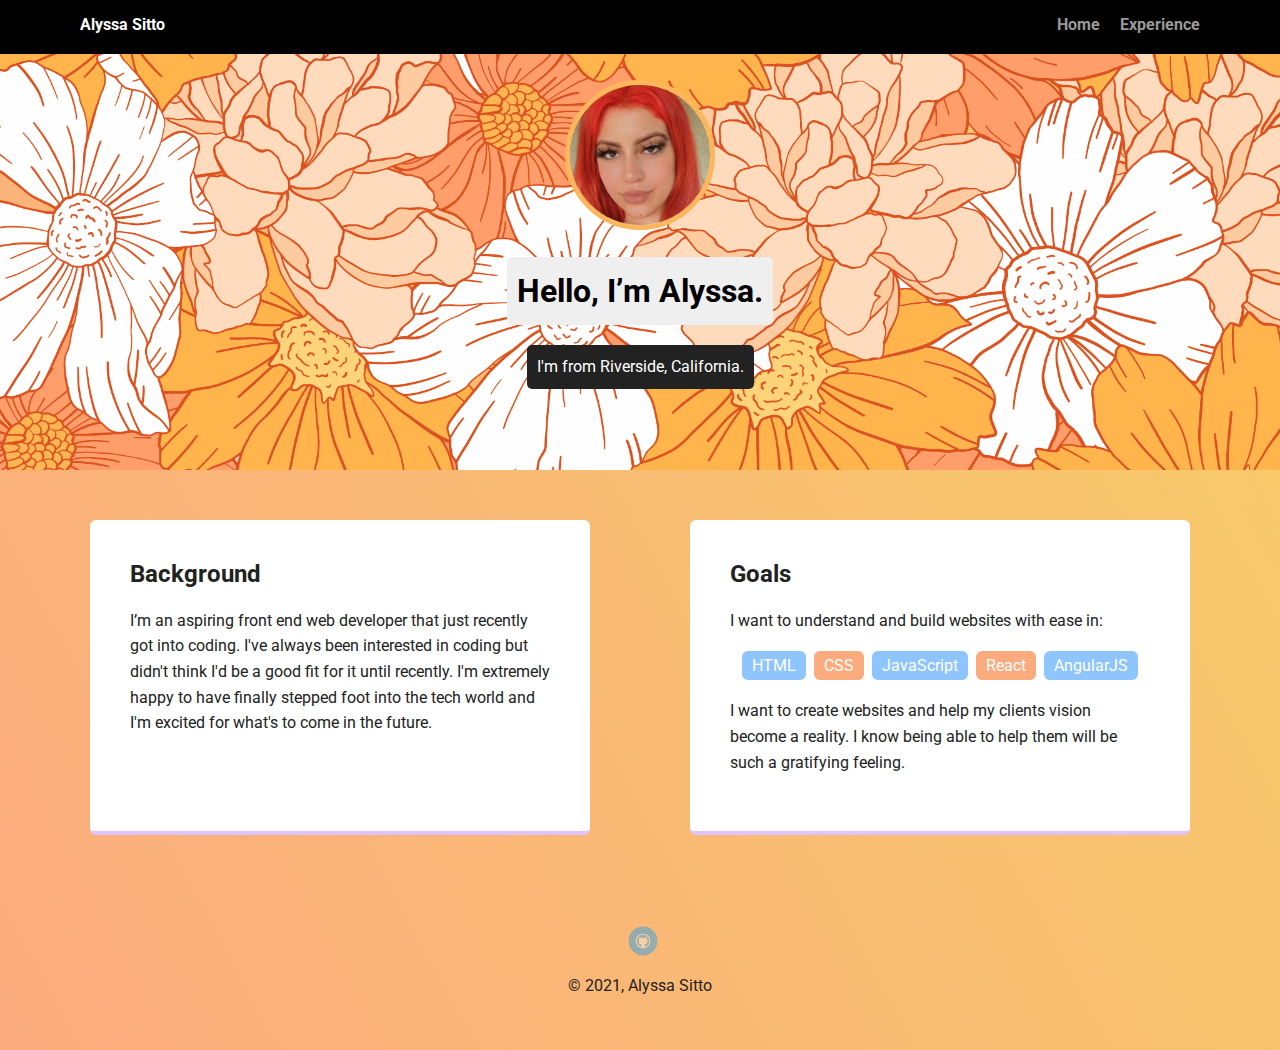
<file: index.html>
<!DOCTYPE html>
<html lang="en">
  <head>
    <meta charset="utf-8" />
    <title>Alyssa Sitto's Profile</title>
    <meta name="viewport" content="width=device-width, initial-scale=1.0" />
    <link rel="stylesheet" href="styles.css" />
    <link
      href="https://fonts.googleapis.com/css?family=Muli%7CRoboto:400,300,500,700,900"
      rel="stylesheet"
    />
  </head>
  <body>
    <div class="main-nav">
      <ul class="nav">
        <li class="name">Alyssa Sitto</li>
        <li><a href="index.html">Home</a></li>
        <li><a href="experience.html">Experience</a></li>
      </ul>
    </div>

    <header>
      <img
        src="images/me.JPG"
        alt="Picture of Alyssa Sitto"
        class="profile-image"
      />
      <h1 class="tag name">Hello, I’m Alyssa.</h1>
      <p class="tag location">I'm from Riverside, California.</p>
    </header>

    <main class="flex">
      <div class="card">
        <h2>Background</h2>
        <p>
          I’m an aspiring front end web developer that just recently got into
          coding. I've always been interested in coding but didn't think I'd be
          a good fit for it until recently. I'm extremely happy to have finally
          stepped foot into the tech world and I'm excited for what's to come in
          the future.
        </p>
      </div>

      <div class="card">
        <h2>Goals</h2>
        <p>I want to understand and build websites with ease in:</p>
        <ul class="skills">
          <li>HTML</li>
          <li>CSS</li>
          <li>JavaScript</li>
          <li>React</li>
          <li>AngularJS</li>
        </ul>
        <p>
          I want to create websites and help my clients vision become a reality.
          I know being able to help them will be such a gratifying feeling.
        </p>
      </div>
    </main>
    <footer>
      <p>
        <a
          href="https://github.com/alyssasitto"
          target="_blank"
          class="social github"
          >Github</a
        >
      </p>
      <p class="copyright">&copy; 2021, Alyssa Sitto</p>
    </footer>
  </body>
</html>
</file>
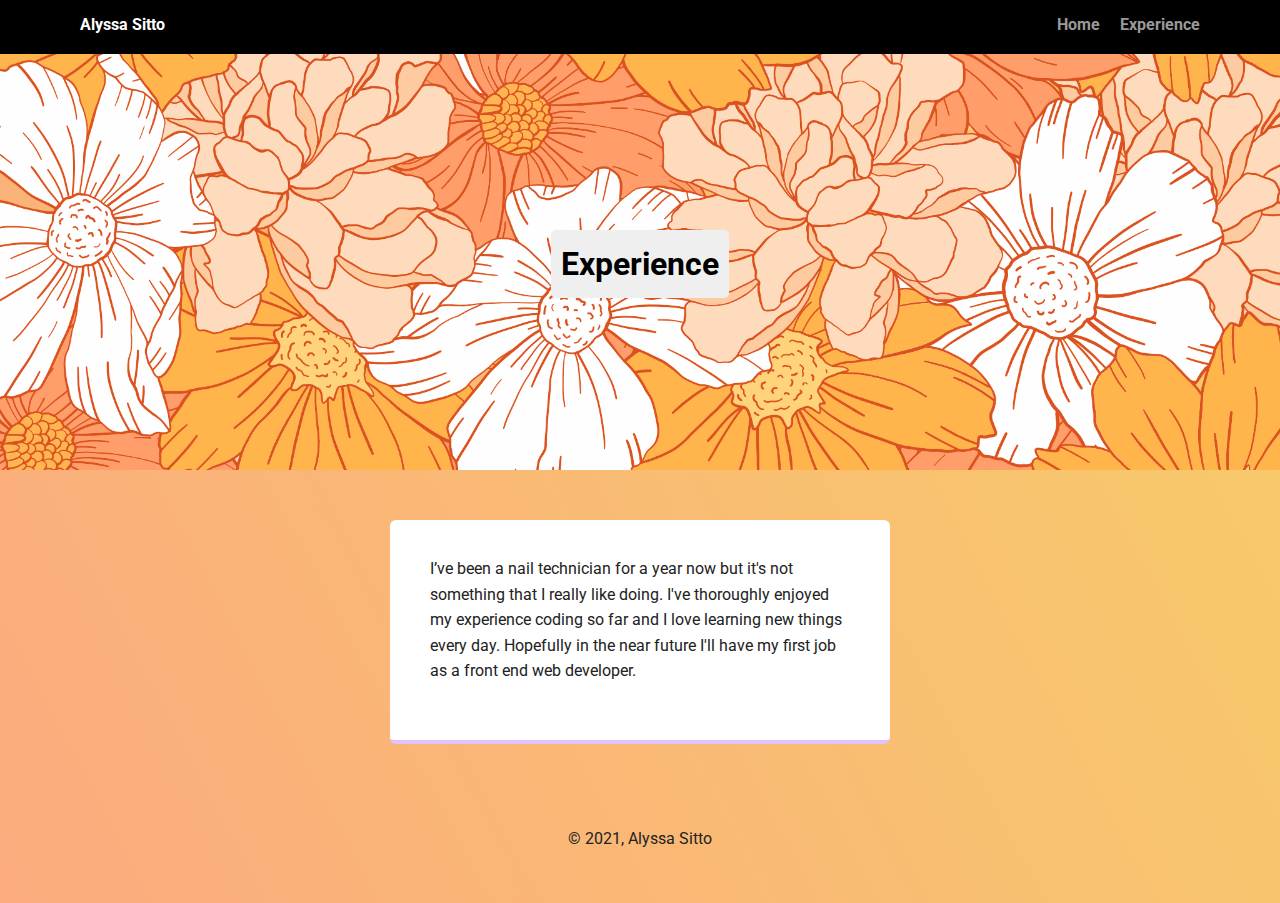
<file: experience.html>
<!DOCTYPE html>
<html lang="en">
  <head>
    <meta charset="UTF-8" />
    <meta http-equiv="X-UA-Compatible" content="IE=edge" />
    <meta name="viewport" content="width=device-width, initial-scale=1.0" />
    <link rel="stylesheet" href="styles.css" />
    <link
      href="https://fonts.googleapis.com/css?family=Muli%7CRoboto:400,300,500,700,900"
      rel="stylesheet"
    />
    <title>Experience</title>
  </head>
  <body>
    <div class="main-nav">
      <ul class="nav">
        <li class="name">Alyssa Sitto</li>
        <li><a href="index.html">Home</a></li>
        <li><a href="experience.html">Experience</a></li>
      </ul>
    </div>
    <header>
      <h1 class="tag experience">Experience</h1>
    </header>
    <main class="flex">
      <div class="card">
        <p>
          I’ve been a nail technician for a year now but it's not something that
          I really like doing. I've thoroughly enjoyed my experience coding so
          far and I love learning new things every day. Hopefully in the near
          future I'll have my first job as a front end web developer.
        </p>
      </div>
    </main>
    <footer>
      <p class="copyright">&copy; 2021, Alyssa Sitto</p>
    </footer>
  </body>
</html>
</file>
<file: styles.css>
/* Global Layout Set-up */
* {
  box-sizing: border-box;
}

body {
  margin: 0;
  padding: 0;
  text-align: center;
  font-family: "Roboto", sans-serif;
  color: #222;
  background: #f7f5f0;
  background-color: #fbab7e;
  background-image: linear-gradient(62deg, #fbab7e 0%, #f7ce68 100%);
}
/* Link Styles */

a {
  text-decoration: none;
  color: #999;
}
a:hover {
  color: #6633ff;
}

/* Section Styles */

.main-nav {
  width: 100%;
  background: black;
  min-height: 30px;
  padding: 10px;
  position: fixed;
  text-align: center;
}
.nav {
  display: flex;
  justify-content: space-around;
  font-weight: 700;
  list-style-type: none;
  margin: 0 auto;
  padding: 0;
}

.nav .name {
  display: block;
  margin-right: auto;
  color: white;
}
.nav li {
  padding: 5px 10px 10px 10px;
}
.nav a {
  transition: all 0.5s;
}
.nav a:hover {
  color: white;
}

header {
  text-align: center;
  background-image: url("images/flowers.jpg");
  background-repeat: no-repeat;
  background-size: cover;
  overflow: hidden;
  padding-top: 30px;
  line-height: 1.5;
}
header .profile-image {
  margin-top: 50px;
  width: 150px;
  height: 150px;
  object-fit: cover;
  object-position: top;
  border-radius: 50%;
  border: 5px solid rgb(252, 182, 91);
  transition: all 0.5s;
}
header .profile-image:hover {
  transform: scale(1.2) rotate(5deg);
}
.tag {
  background-color: #efefef;
  color: black;
  padding: 10px;
  border-radius: 5px;
  display: table;
  margin: 20px auto;
}
.location {
  background-color: #222;
  color: white;
}
.experience {
  margin-top: 200px;
}
.card {
  margin: 30px;
  padding: 20px 40px 40px;
  max-width: 500px;
  text-align: left;
  background: #fff;
  border-bottom: 4px solid #e0c3fc;
  border-radius: 6px;
  transition: all 0.5s;
}

.card:hover {
  border-color: #8ec5fc;
}

ul.skills {
  padding: 0;
  text-align: center;
}

.skills li {
  border-radius: 6px;
  display: inline-block;
  background: #fbab7e;
  color: white;
  padding: 5px 10px;
  margin: 2px;
}

.skills li:nth-child(odd) {
  background: #8ec5fc;
}

footer {
  width: 100%;
  min-height: 30px;
  margin: 0;
  padding: 0;
  display: inline-block;
}

footer .copyright {
  top: -8px;
  font-size: 0.75em;
}

a.social {
  display: inline-block;
  text-indent: -9999px;
  text-align: center;
  margin-left: 5px;
  width: 30px;
  height: 30px;
  background-size: 30px 30px;
  opacity: 0.4;
  transition: all 0.5s;
  background-position: center;
}

a.github {
  background-image: url(images/github.svg);
  background-position: center;
}
a.social:hover {
  opacity: 1;
}
.clearfix {
  clear: both;
}

/* Styles for larger screens */
@media screen and (min-width: 720px) {
  .flex {
    display: -ms-flexbox; /* TWEENER - IE 10 */
    display: flex;
    max-width: 1200px;
    -ms-flex-pack: distribute;
    justify-content: space-around;
    margin: 0 auto;
  }

  header {
    min-height: 470px;
  }

  .nav {
    max-width: 1200px;
    padding: 0 30px;
  }

  main {
    padding-top: 20px;
  }

  main p {
    line-height: 1.6em;
  }

  footer {
    font-size: 1.3em;
    max-width: 1200px;
    margin: 40px auto;
  }
}
</file>
